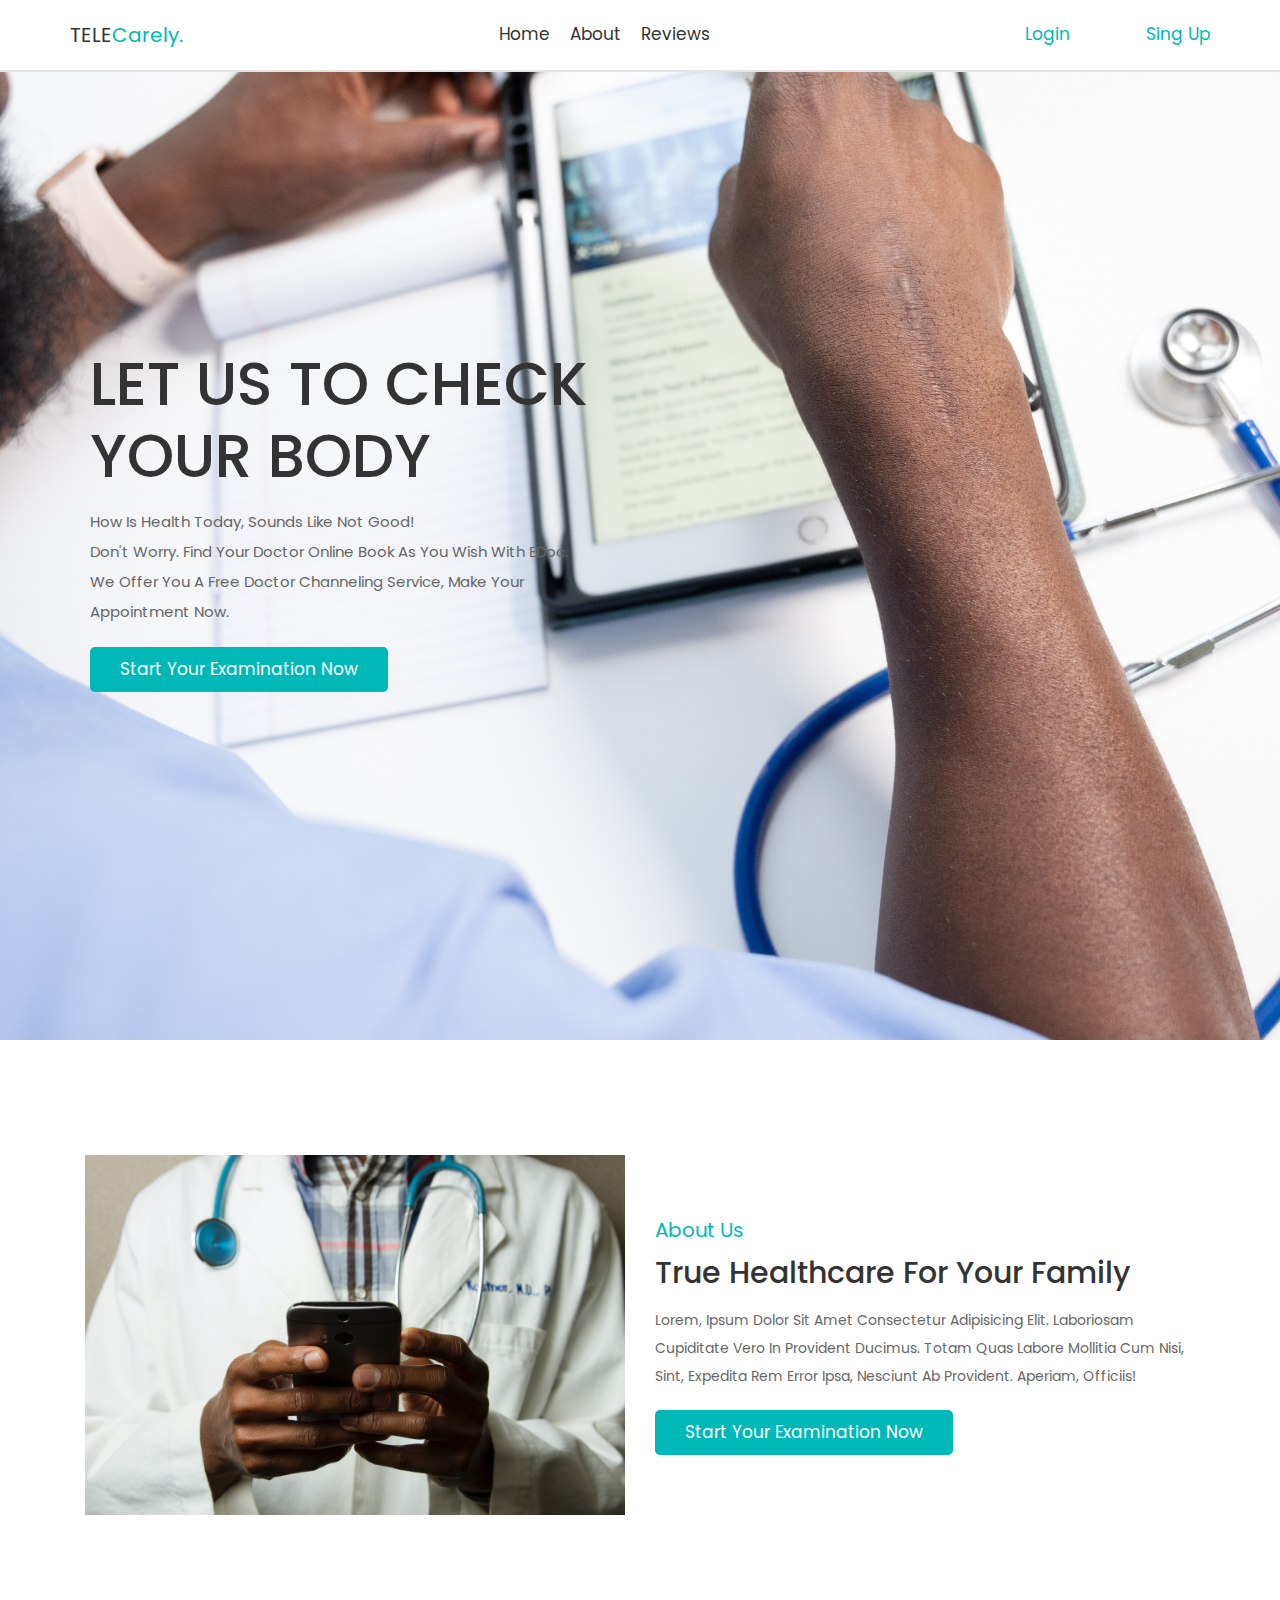
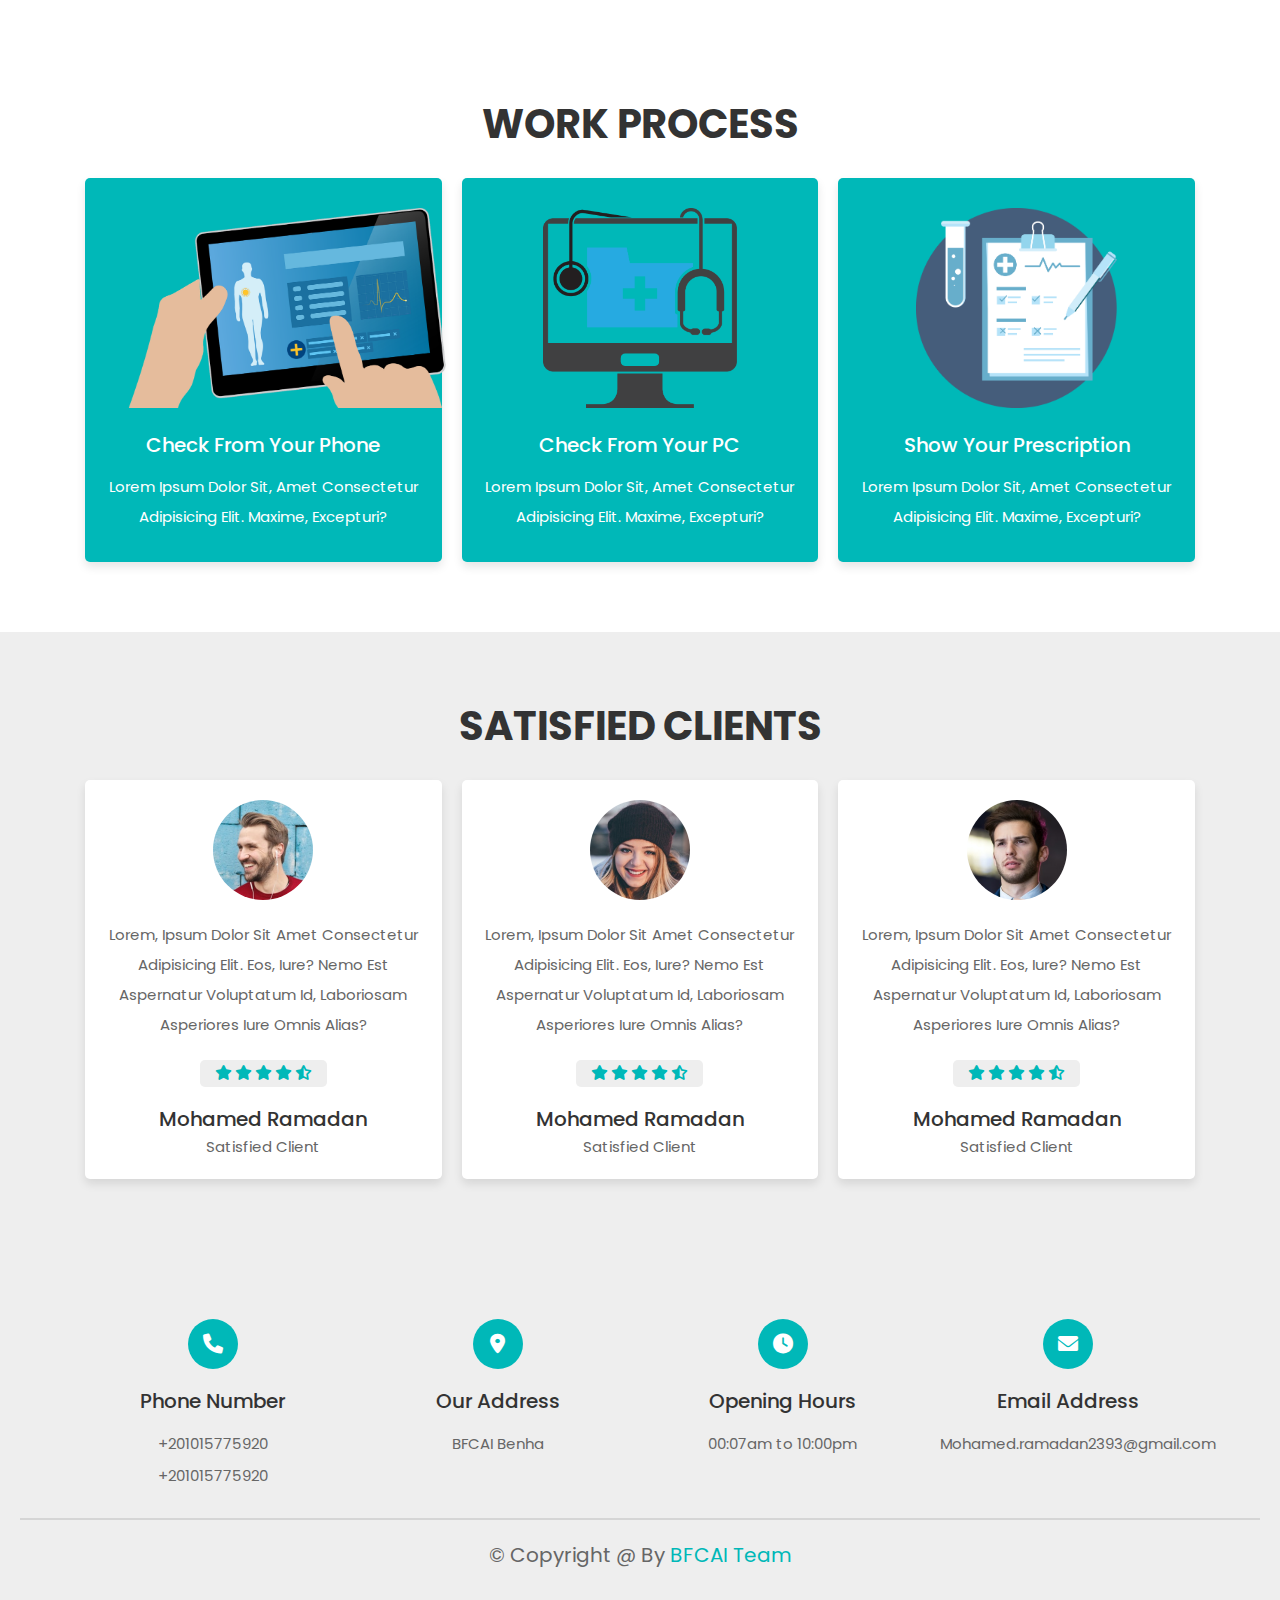
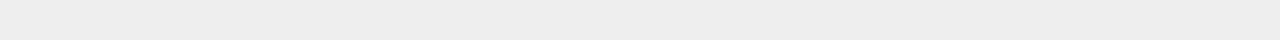
<file: index.html>
<!DOCTYPE html>
<html lang="en">
<head>
    <meta charset="UTF-8">
    <meta http-equiv="X-UA-Compatible" content="IE=edge">
    <meta name="viewport" content="width=device-width, initial-scale=1.0">
    <title>Telecarely</title>

    <!-- font awesome cdn link  -->
    <link rel="stylesheet" href="https://cdnjs.cloudflare.com/ajax/libs/font-awesome/6.0.0/css/all.min.css">

    <!-- bootstrap cdn link  -->
    <link rel="stylesheet" href="https://cdnjs.cloudflare.com/ajax/libs/bootstrap/4.6.1/css/bootstrap.min.css">

    <!-- custom css file link  -->
    <link rel="stylesheet" href="css/style.css">

</head>
<!-- start header Section -->

</head>
<body>
   <!-- ************************************ -->
         <!-- header section starts  -->
   <!-- ************************************ -->


    <header class="header fixed-top">

        <div class="container">

            <div class="row align-items-center justify-content-between">
                <!-- <img src="images/telecarely.png" alt=""> -->

                <a href="#home" class="logo">TELE<span>Carely.</span></a>

                <nav class="nav">
                <a href="#home">home</a>
                <a href="#about">about</a>
                <a href="#reviews">reviews</a>
                <!-- <a href="#contact">contact</a> -->
                </nav>

                <a style=" margin-right: -230px;font-size: 1.7rem; color: var(--blue);" href="login.html">Login</a>
                <a style=" font-size: 1.7rem; color: var(--blue);" href="signup.html">Sing Up</a>



                <div id="menu-btn" class="fas fa-bars"></div>

            </div>

        </div>

    </header>
   <!-- ************************************ -->
            <!-- end header section -->
   <!-- ************************************ -->


   <!-- ************************************ -->
            <!-- start home section -->
   <!-- ************************************ -->

    <section class="home" id="home">

        <div class="container">

            <div class="row min-vh-100 align-items-center">
                <div class="content text-center text-md-left">
                <h3>let us to Check your body</h3>
                <p>How is health today, Sounds like not good!<br />Don't worry.
                    Find your doctor online Book as you wish with eDoc. <br />
                    We offer you a free doctor channeling service, Make your
                    appointment now.</p>
                <a href="signup.html" class="link-btn">Start your examination now</a>
                </div>
            </div>

        </div>

    </section>

    <!-- ************************************ -->
                <!-- end home section -->
    <!-- ************************************ -->




    <!-- ************************************ -->
                <!-- start about section -->
    <!-- ************************************ -->

    <section class="about" id="about">

        <div class="container">

            <div class="row align-items-center">

                <div class="col-md-6 image">
                <img src="images/about-img.jpg" class="w-100 mb-5 mb-md-0" alt="">
                </div>

                <div class="col-md-6 content">
                <span>about us</span>
                <h3>True Healthcare For Your Family</h3>
                <p>Lorem, ipsum dolor sit amet consectetur adipisicing elit. Laboriosam cupiditate vero in provident ducimus. Totam quas labore mollitia cum nisi, sint, expedita rem error ipsa, nesciunt ab provident. Aperiam, officiis!</p>
                <a href="signup.html" class="link-btn">Start your examination now</a>
                </div>

            </div>

        </div>

    </section>

    <!-- ************************************ -->
            <!-- end about section -->
    <!-- ************************************ -->


    <!-- ************************************ -->
            <!-- start process section -->
    <!-- ************************************ -->

<section class="process">

    <h1 class="heading">work process</h1>

    <div class="box-container container">

        <div class="box">
            <img src="images/process-1.png" alt="">
            <h3>Check From your Phone</h3>
            <p>Lorem ipsum dolor sit, amet consectetur adipisicing elit. Maxime, excepturi?</p>
        </div>

        <div class="box">
            <img src="images/process-2.png" alt="">
            <h3>Check From your PC</h3>
            <p>Lorem ipsum dolor sit, amet consectetur adipisicing elit. Maxime, excepturi?</p>
        </div>

        <div class="box">
            <img src="images/process-3.png" alt="">
            <h3>Show your prescription</h3>
            <p>Lorem ipsum dolor sit, amet consectetur adipisicing elit. Maxime, excepturi?</p>
        </div>

    </div>

</section>

    <!-- ************************************ -->
            <!-- end process section -->
    <!-- ************************************ -->


    <!-- ************************************ -->
            <!-- start reviews section -->
    <!-- ************************************ -->


<section class="reviews" id="reviews">

    <h1 class="heading"> satisfied clients </h1>

    <div class="box-container container">

        <div class="box">
            <img src="images/pic-1.png" alt="">
            <p>Lorem, ipsum dolor sit amet consectetur adipisicing elit. Eos, iure? Nemo est aspernatur voluptatum id, laboriosam asperiores iure omnis alias?</p>
            <div class="stars">
                <i class="fas fa-star"></i>
                <i class="fas fa-star"></i>
                <i class="fas fa-star"></i>
                <i class="fas fa-star"></i>
                <i class="fas fa-star-half-alt"></i>
            </div>
            <h3>Mohamed Ramadan</h3>
            <span>satisfied client</span>
        </div>

        <div class="box">
            <img src="images/pic-2.png" alt="">
            <p>Lorem, ipsum dolor sit amet consectetur adipisicing elit. Eos, iure? Nemo est aspernatur voluptatum id, laboriosam asperiores iure omnis alias?</p>
            <div class="stars">
                <i class="fas fa-star"></i>
                <i class="fas fa-star"></i>
                <i class="fas fa-star"></i>
                <i class="fas fa-star"></i>
                <i class="fas fa-star-half-alt"></i>
            </div>
            <h3>Mohamed Ramadan</h3>
            <span>satisfied client</span>
        </div>

        <div class="box">
            <img src="images/pic-3.png" alt="">
            <p>Lorem, ipsum dolor sit amet consectetur adipisicing elit. Eos, iure? Nemo est aspernatur voluptatum id, laboriosam asperiores iure omnis alias?</p>
            <div class="stars">
                <i class="fas fa-star"></i>
                <i class="fas fa-star"></i>
                <i class="fas fa-star"></i>
                <i class="fas fa-star"></i>
                <i class="fas fa-star-half-alt"></i>
            </div>
            <h3>Mohamed Ramadan</h3>
            <span>satisfied client</span>
        </div>

    </div>

</section>

    <!-- ************************************ -->
            <!-- end reviews section -->
    <!-- ************************************ -->



    <!-- ************************************ -->
            <!-- start examination section -->
    <!-- ************************************ -->

<!-- <section class="contact" id="contact">

    <h1 class="heading">make appointment</h1>

    <form>
        <span>your name :</span>
        <input type="text" name="name" placeholder="enter your name" class="box" required>
        <span>your email :</span>
        <input type="email" name="email" placeholder="enter your email" class="box" required>
        <span>your number :</span>
        <input type="number" name="number" placeholder="enter your number" class="box" required>
        <span>appointment date :</span>
        <input type="datetime-local" name="date" class="box" required>
        <input type="submit" value="make appointment" name="submit" class="link-btn">
    </form>  

</section> -->

    <!-- ************************************ -->
            <!-- end examination section -->
    <!-- ************************************ -->

    <!-- ************************************ -->
            <!-- start footer section -->
    <!-- ************************************ -->


<section class="footer">

    <div class="box-container container">

        <div class="box">
            <i class="fas fa-phone"></i>
            <h3>phone number</h3>
            <p>+201015775920</p>
            <p>+201015775920</p>
        </div>
        
        <div class="box">
            <i class="fas fa-map-marker-alt"></i>
            <h3>our address</h3>
            <p>BFCAI Benha</p>
        </div>

        <div class="box">
            <i class="fas fa-clock"></i>
            <h3>opening hours</h3>
            <p>00:07am to 10:00pm</p>
        </div>

        <div class="box">
            <i class="fas fa-envelope"></i>
            <h3>email address</h3>
            <p>Mohamed.ramadan2393@gmail.com</p>
        </div>

    </div>

    <div class="credit"> &copy; copyright @  by <span>BFCAI Team</span>  </div>


</section>

    <!-- ************************************ -->
            <!-- end footer section -->
    <!-- ************************************ -->


<!-- custom js file link  -->
<script src="js/script.js"></script>

</body>
</html>
</file>
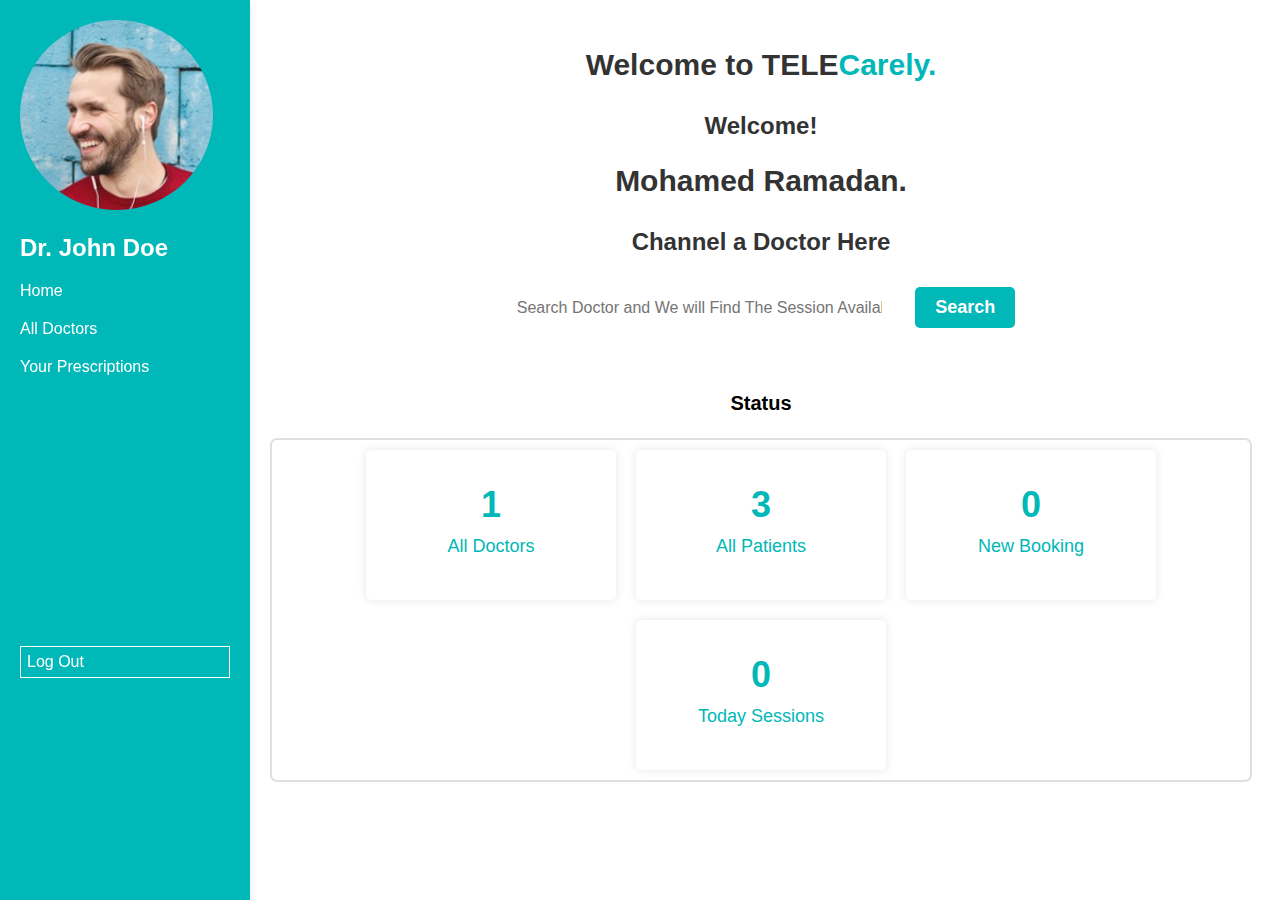
<file: doctors/Index.html>
<!DOCTYPE html>
<html>
<head>
    <title>Patient</title>
    <link rel="stylesheet" href="../css/doctor_profile.css"> <!-- Link to the CSS file -->
</head>
<body>
    <div class="menu">
        <div class="doctor-profile">
            <img src="../images/pic-1.png" alt="Doctor Image">
            <h2>Dr. John Doe</h2>
        </div>
        <ul>
            <li><a href="../index.html">Home</a></li>
            <li><a href="#">All Doctors</a></li>
            <li><a href="#">Your Prescriptions</a></li>
            <li><a href="../index.html" class="logout">Log Out</a></li>
        </ul>
    </div>
	<div class="main-section">
		<h1>Welcome to <a href="#home" class="logo">TELE<span>Carely.</span></a>
		<div class="center-container">
			<h3>Welcome!</h3>
			<h1>Mohamed Ramadan.</h1>
			<!-- <p>Haven't any idea about doctors? no problem let's jumping to 
				<b>"All Doctors"</b>
			section or 
			<a href="schedule.php" class="non-style-link">
				<b>"Sessions"</b>
			</a>
				<br>Track your past and future appointments history.
				<br>Also find out the expected arrival time of your doctor or medical consultant.
				<br><br>
			</p> -->
			<h3>Channel a Doctor Here</h3>
			<form class="search-form">
				<input type="search" name="search" class="input-text" placeholder="Search Doctor and We will Find The Session Available">
				<input type="Submit" value="Search" class="btn-primary btn">
			</form>
			</div>
		</div>

	  <!-- ********************************* -->
		<!-- start the dashbord of the patient -->
		<!-- ********************************* -->
		<div class="dashboard">
			<div class="dashboard-filter">
			<p class="dashboard-filter-label">Status</p>
			</div>
			<div class="dashboard-items">
			<div class="dashboard-item">
				<div class="dashboard-item-number">1</div>
				<div class="dashboard-item-label">All Doctors</div>
				<div class="dashboard-item-icon"></div>
			</div>
			<div class="dashboard-item">
				<div class="dashboard-item-number">3</div>
				<div class="dashboard-item-label">All Patients</div>
				<div class="dashboard-item-icon"></div>
			</div>
			<div class="dashboard-item">
				<div class="dashboard-item-number">0</div>
				<div class="dashboard-item-label">New Booking</div>
				<div class="dashboard-item-icon"></div>
			</div>
			<div class="dashboard-item">
				<div class="dashboard-item-number">0</div>
				<div class="dashboard-item-label">Today Sessions</div>
				<div class="dashboard-item-icon"></div>
			</div>
			</div>
		</div>
		

		
</body>
</html>
</file>
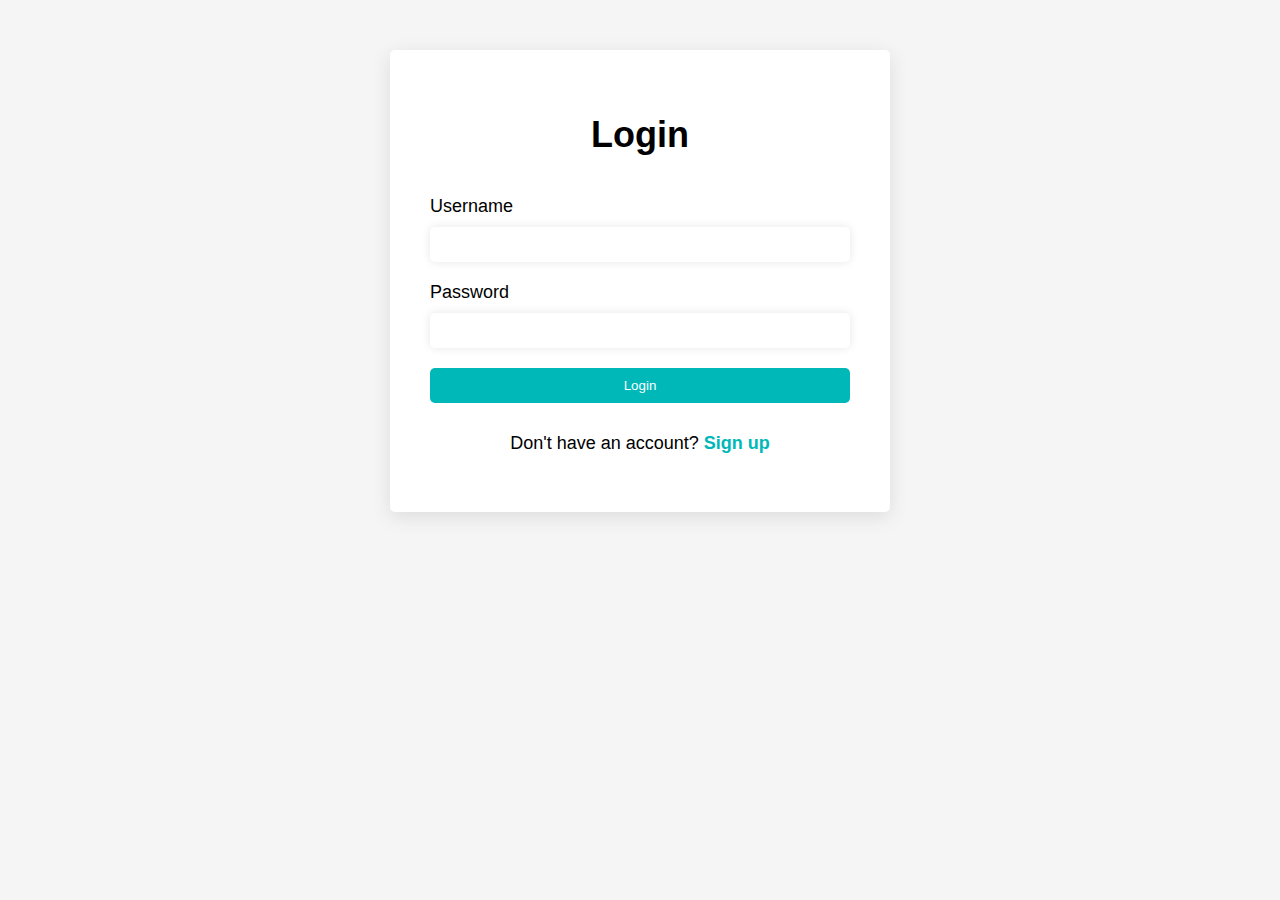
<file: login.html>
<!DOCTYPE html>
<html>
  <head>
    <title>Login Page</title>
    <link rel="stylesheet" href="css/login.css" />
  </head>
  <body>
    <div class="login-container">
      <h1>Login</h1>
      <form>
        <label for="username">Username</label>
        <input type="text" id="username" name="username" required />

        <label for="password">Password</label>
        <input type="password" id="password" name="password" required />

        <button type="submit">Login</button>
      </form>
      <p>Don't have an account? <a href="signup.html">Sign up</a></p>
    </div>

  </body>
</html>
</file>
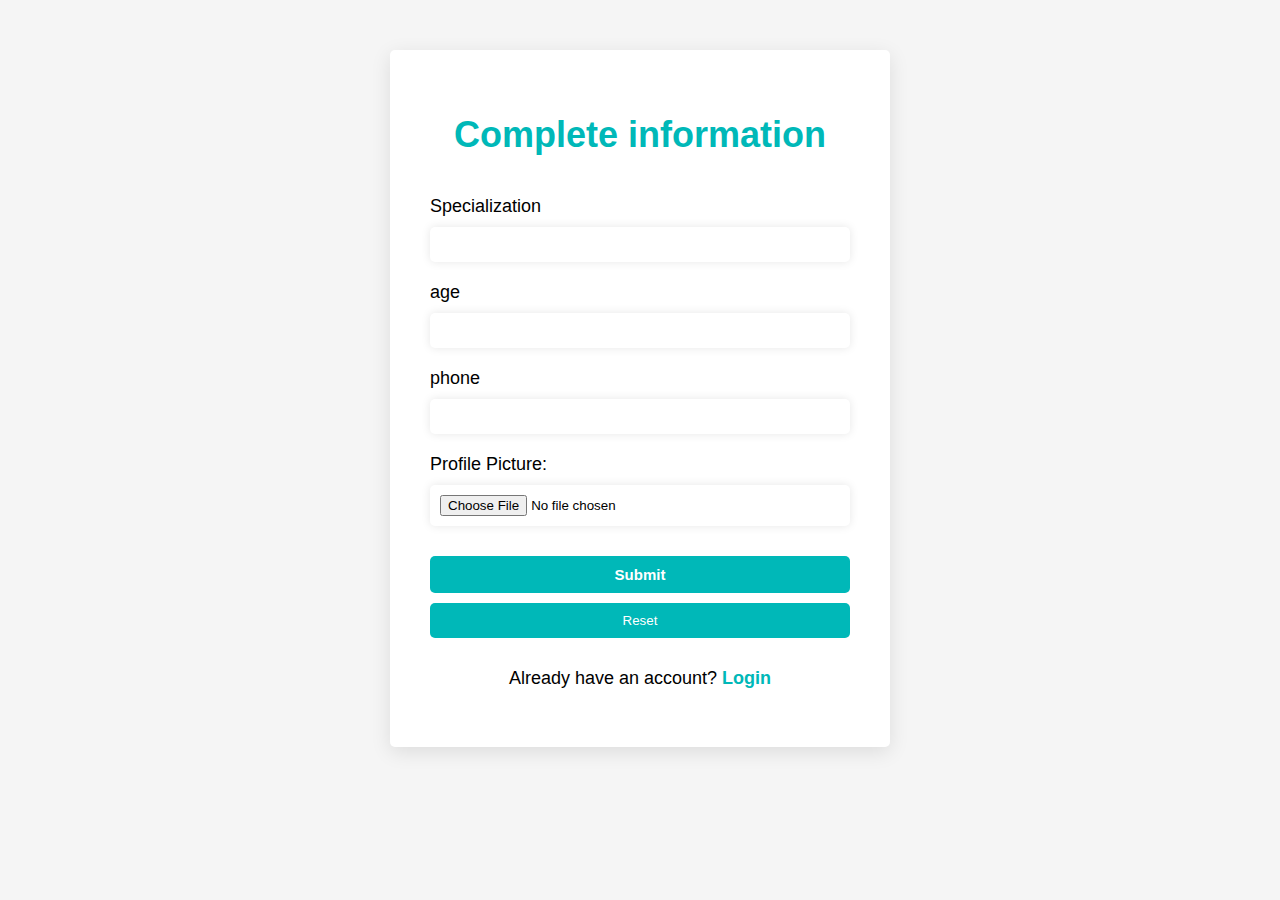
<file: doctors/doc_signup.html>
<!DOCTYPE html>
<html>
<head>
<title>Info</title>
<link rel="stylesheet" href="../css/signup.css" />
</head>
<body>
	<div class="signup-container">
		<h1>Complete information</h1>
		<form>
			<label for="text">Specialization</label>
			<input type="text" id="username" name="username" required />

			<label for="age">age</label>
			<input type="number" id="email" name="email" required />

			<label for="phone">	phone</label>
			<input type="tel" id="password" name="password" required />

			<label for="profile_pic">Profile Picture:</label>
			<input type="file" id="profile_pic" name="profile_pic" accept="image/*">

			<a href="" class="next_btn">Submit</a>
			<button type="reset">Reset</button>

		</form>
		<p>Already have an account? <a href="#">Login</a></p>
	</div>

</body>
</html>
</file>
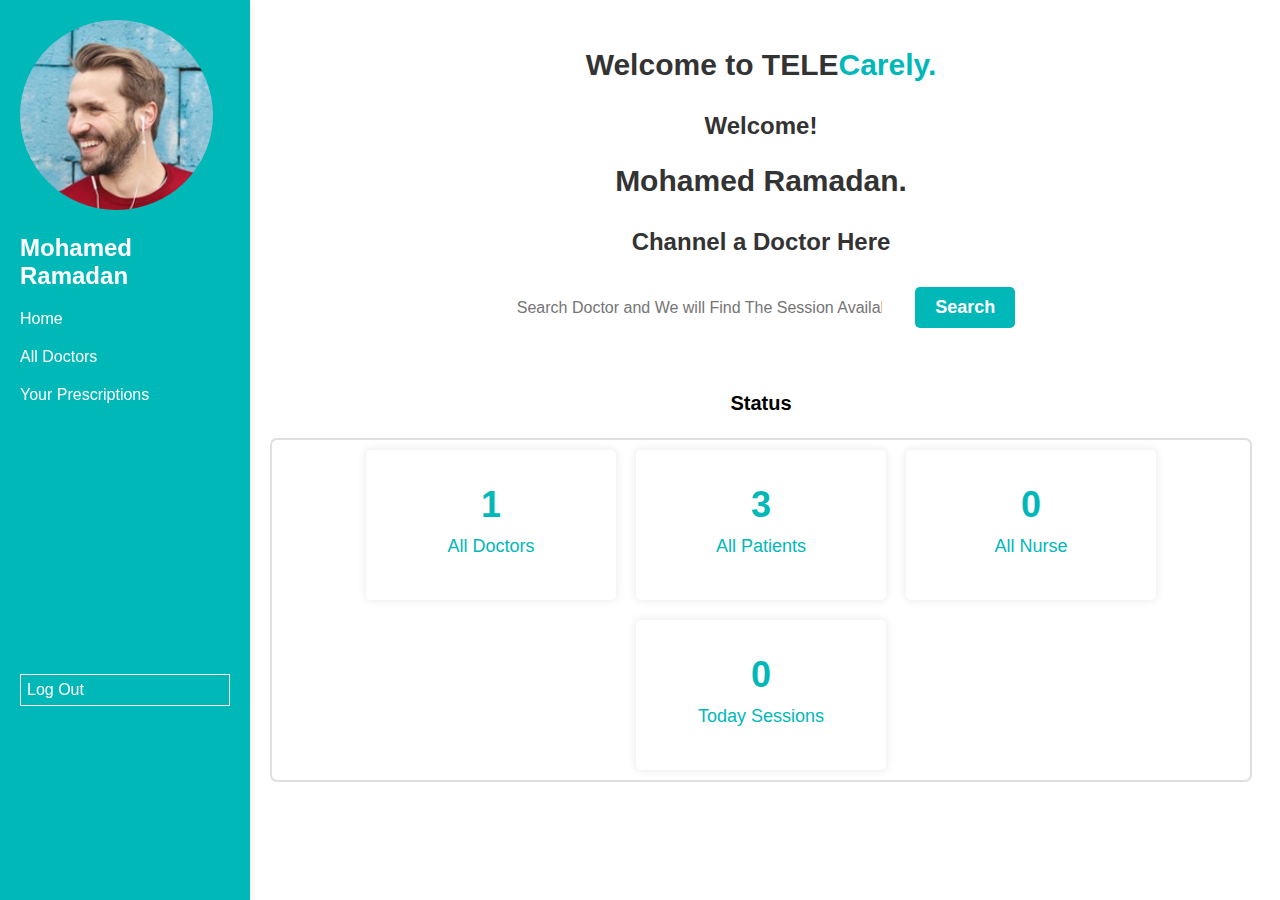
<file: patient/patient_Index.html>
<!DOCTYPE html>
<html>
<head>
    <title>Patient</title>
    <link rel="stylesheet" href="../css/doctor_profile.css"> <!-- Link to the CSS file -->
</head>
<body>
    <div class="menu">
        <div class="doctor-profile">
            <img src="../images/pic-1.png" alt="Doctor Image">
            <h2>Mohamed Ramadan</h2>
        </div>
        <ul>
            <li><a href="#">Home</a></li>
            <li><a href="../all_doctors.html">All Doctors</a></li>
            <li><a href="#">Your Prescriptions</a></li>
            <li><a href="../index.html" class="logout">Log Out</a></li>
        </ul>
    </div>
	<div class="main-section">
		<h1>Welcome to <a href="../index.html" class="logo">TELE<span>Carely.</span></a>
		<div class="center-container">
			<h3>Welcome!</h3>
			<h1>Mohamed Ramadan.</h1>
			<!-- <p>Haven't any idea about doctors? no problem let's jumping to 
				<b>"All Doctors"</b>
			section or 
			<a href="schedule.php" class="non-style-link">
				<b>"Sessions"</b>
			</a>
				<br>Track your past and future appointments history.
				<br>Also find out the expected arrival time of your doctor or medical consultant.
				<br><br>
			</p> -->
			<h3>Channel a Doctor Here</h3>
			<form class="search-form">
				<input type="search" name="search" class="input-text" placeholder="Search Doctor and We will Find The Session Available">
				<input type="Submit" value="Search" class="btn-primary btn">
			</form>
			</div>
		</div>

	    <!-- ********************************* -->
		<!-- start the dashbord of the patient -->
		<!-- ********************************* -->
		<div class="dashboard">
			<div class="dashboard-filter">
			<p class="dashboard-filter-label">Status</p>
			</div>
			<div class="dashboard-items">
			<div class="dashboard-item">
				<div class="dashboard-item-number">1</div>
				<div class="dashboard-item-label">All Doctors</div>
				<div class="dashboard-item-icon"></div>
			</div>
			<div class="dashboard-item">
				<div class="dashboard-item-number">3</div>
				<div class="dashboard-item-label">All Patients</div>
				<div class="dashboard-item-icon"></div>
			</div>
			<div class="dashboard-item">
				<div class="dashboard-item-number">0</div>
				<div class="dashboard-item-label">All Nurse</div>
				<div class="dashboard-item-icon"></div>
			</div>
			<div class="dashboard-item">
				<div class="dashboard-item-number">0</div>
				<div class="dashboard-item-label">Today Sessions</div>
				<div class="dashboard-item-icon"></div>
			</div>
			</div>
		</div>
	    <!-- ********************************* -->
		<!-- end the dashbord of the patient -->
		<!-- ********************************* -->

		
</body>
</html>
</file>
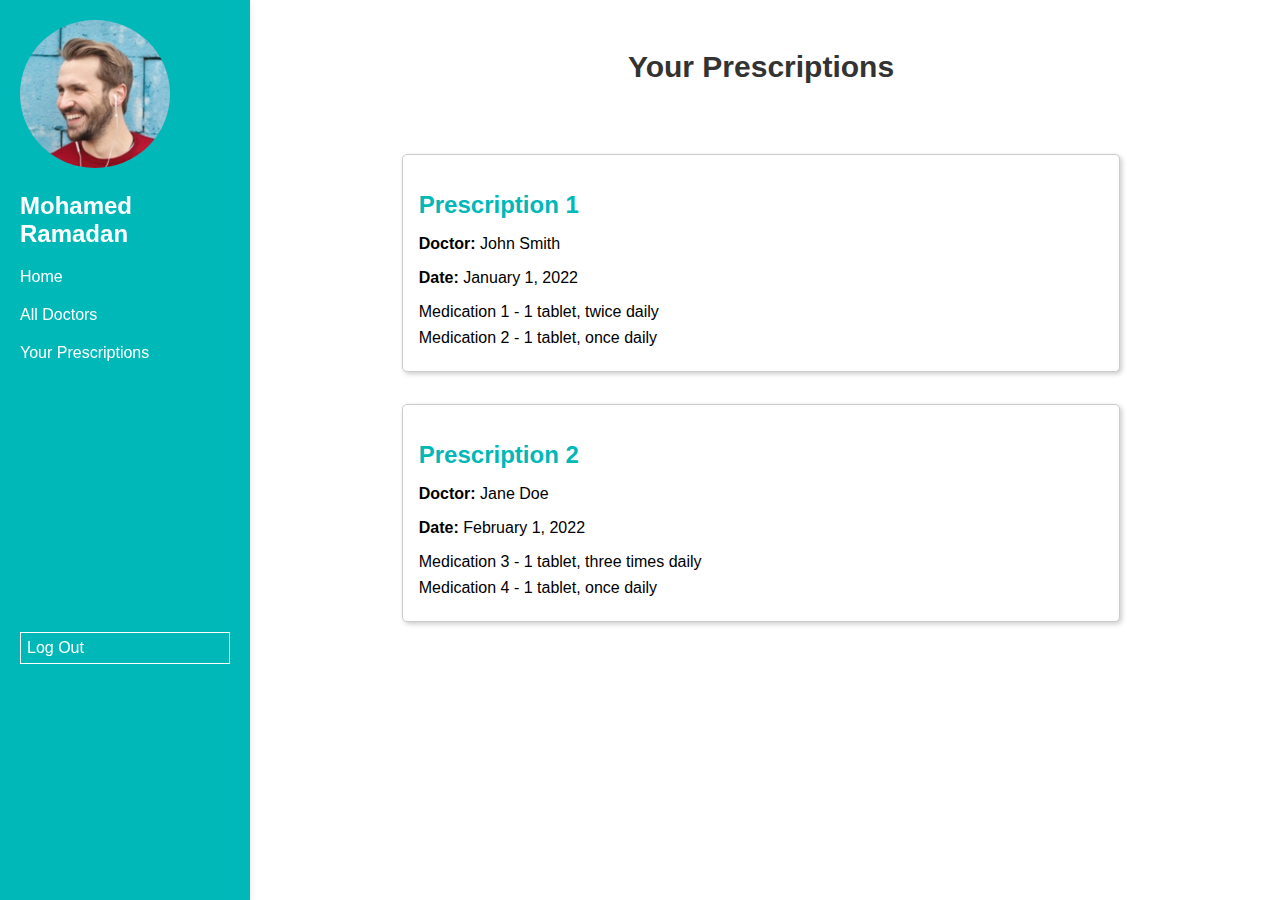
<file: prescription/pre_index.html>
<!DOCTYPE html>
<html>
<head>
<title>My Prescriptions</title>
<link rel="stylesheet" href="../css/prescription.css" />
<link rel="stylesheet" type="text/css" href="../css/patient_profile.css">


</head>
<body>
    <h1 style="text-align:center; margin-bottom: 70px;margin-top: 50px;">Your Prescriptions</h1>
    <div class="menu">
        <div class="doctor-profile">
            <img src="../images/pic-1.png" alt="Doctor Image">
            <h2 class="name">Mohamed Ramadan</h2>
        </div>
        <ul>
            <li><a href="../patient/patient_Index.php">Home</a></li>
            <li><a href="../patient/all_doctors.php">All Doctors</a></li>
            <li><a href="#">Your Prescriptions</a></li>
            <li><a href="../index.html" class="logout">Log Out</a></li>
        </ul>
    </div>
<main>
    <section>
    <h2>Prescription 1</h2>
    <p><strong>Doctor:</strong> John Smith</p>
    <p><strong>Date:</strong> January 1, 2022</p>
    <ul>
        <li>Medication 1 - 1 tablet, twice daily</li>
        <li>Medication 2 - 1 tablet, once daily</li>
    </ul>
    </section>
    <section>
    <h2>Prescription 2</h2>
    <p><strong>Doctor:</strong> Jane Doe</p>
    <p><strong>Date:</strong> February 1, 2022</p>
    <ul>
        <li>Medication 3 - 1 tablet, three times daily</li>
        <li>Medication 4 - 1 tablet, once daily</li>
    </ul>
    </section>
</main>
</body>
</html>
</file>
<file: css/style.css>
@import url('https://fonts.googleapis.com/css2?family=Poppins:wght@100;200;300;400;500;600&display=swap');

:root{
   --blue:#00b8b8;
   --black:#333;
   --white:#fff;
   --light-color:#666;
   --light-bg:#eee;
   --border:.2rem solid rgba(0,0,0,.1);
   --box-shadow:0 .5rem 1rem rgba(0,0,0,.1);
}

*{
   font-family: 'Poppins', sans-serif;
   margin:0; padding:0;
   box-sizing: border-box;
   outline: none; border:none;
   text-decoration: none !important;
   text-transform: capitalize;
}

*::-webkit-scrollbar{
   height: .5rem;
   width: 1rem;
}

*::-webkit-scrollbar-track{
   background-color: transparent;
}

*::-webkit-scrollbar-thumb{
   background-color: var(--blue);
}

html{
   font-size: 62.5%;
   overflow-x: hidden;
   scroll-behavior: smooth;
   scroll-padding-top: 6.5rem;
}

section{
   padding:7rem 2rem;
}

.heading{
   text-align: center;
   font-size: 4rem;
   color:var(--black);
   text-transform: uppercase;
   font-weight: bolder;
   margin-bottom: 3rem;
}

.link-btn{
   display: inline-block;
   padding:1rem 3rem;
   border-radius: .5rem;
   background-color: var(--blue);
   cursor: pointer;
   font-size: 1.7rem;
   color:var(--white);
}

.link-btn:hover{
   background-color: var(--black);
   color:var(--white);
}

.header{
   padding:2rem;
   border-bottom: var(--border);
   background-color: white;
}

.header.active{
   background-color: var(--white);
   box-shadow: var(--box-shadow);
   border:0;
}

.header .logo{
   font-size: 2rem;
   color:var(--black);
}

.header .logo span{
   color:var(--blue);
}

.header .nav a{
   margin:0 1rem;
   font-size: 1.7rem;
   color:var(--black);
}

.header .nav a:hover{
   color:var(--blue);
}

#menu-btn{
   font-size: 2.5rem;
   color:var(--black);
   cursor: pointer;
   display: none;
}

.home{
   background:url(../images/home-bg.jpg) no-repeat;
   background-size: cover;
   background-position: center;
}

.home .content{
   width: 55rem;
   padding:2rem;
}

.home .content h3{
   font-size: 6rem;
   text-transform: uppercase;
   color:var(--black);
}

.home .content p{
   line-height: 2;
   font-size: 1.5rem;
   color:var(--light-color);
   padding:1rem 0;
}

.about .row{
   min-height: 50vh;
}

.about .content span{
   font-size: 2rem;
   color:var(--blue);
}

.about .content h3{
   font-size: 3rem;
   color:var(--black);
   margin-top: 1rem;
}

.about .content p{
   padding:1rem 0;
   font-size: 1.4rem;
   color:var(--light-color);
   line-height: 2;
}

.process .box-container{
   display: grid;
   grid-template-columns: repeat(auto-fit, minmax(30rem, 1fr));
   gap:2rem;
}

.process .box-container .box{
   background-color: var(--blue);
   padding:2rem;
   border-radius: .5rem;
   text-align: center;
   box-shadow: var(--box-shadow);
}

.process .box-container .box img{
   height: 20rem;
   margin:1rem 0;
}

.process .box-container .box h3{
   font-size: 2rem;
   color:var(--white);
   margin:1.5rem 0;
}

.process .box-container .box p{
   font-size: 1.5rem;
   color:var(--white);
   line-height: 2;
}

.reviews{
   background-color: var(--light-bg);
}

.reviews .box-container{
   display: grid;
   grid-template-columns: repeat(auto-fit, minmax(30rem, 1fr));
   gap:2rem;
}

.reviews .box-container .box{
   background-color: var(--white);
   text-align: center;
   border-radius: .5rem;
   box-shadow: var(--box-shadow);
   padding:2rem;
}

.reviews .box-container .box img{
   height: 10rem;
   width: 10rem;
   border-radius: 50%;
}

.reviews .box-container .box p{
   padding:2rem 0;
   line-height: 2;
   font-size: 1.5rem;
   color:var(--light-color);
   margin-bottom: 0;
}

.reviews .box-container .box .stars{
   padding:.5rem 1.5rem;
   border-radius: .5rem;
   background-color: var(--light-bg);
   margin-bottom: 2rem;
   display: inline-block;
}

.reviews .box-container .box .stars i{
   font-size: 1.5rem;
   color:var(--blue);
}

.reviews .box-container .box h3{
   font-size: 2rem;
   color:var(--black);
}

.reviews .box-container .box span{
   color:var(--light-color);
   font-size: 1.5rem;
}

.contact form{
   border-radius: .5rem;
   background-color: var(--light-bg);
   padding:2rem;
   margin:0 auto;
   max-width: 50rem;
}

.contact form .message{
   margin-bottom: 2rem;
   border-radius: .5rem;
   background-color: var(--blue);
   padding:1.2rem 1rem;
   font-size: 1.7rem;
   color:var(--white);
   text-align: center;
}

.contact form .box{
   width: 100%;
   margin-top: 1rem;
   margin-bottom: 2rem;
   border-radius: .5rem;
   background-color: var(--white);
   padding:1.2rem 1.4rem;
   font-size: 1.7rem;
   color:var(--black);
   text-transform: none;
}

.contact form span{
   font-size: 1.7rem;
   color:var(--black);
}

.footer{
   background-color: var(--light-bg);
}

.footer .box-container{
   display: grid;
   grid-template-columns: repeat(auto-fit, minmax(25rem, 1fr));
   gap:3rem;
}

.footer .box-container .box{
   text-align: center;
}

.footer .box-container .box i{
   height: 5rem;
   width: 5rem;
   border-radius: 50%;
   line-height: 5rem;
   font-size: 2rem;
   background-color: var(--blue);
   color:var(--white);
}

.footer .box-container .box h3{
   font-size: 2rem;
   margin:2rem 0;
   color:var(--black);
}

.footer .box-container .box p{
   font-size: 1.5rem;
   color:var(--light-color);
   text-transform: none;
}

.footer .credit{
   text-align: center;
   border-top: var(--border);
   padding-top: 2rem;
   margin-top: 2rem;
   font-size: 2rem;
   color:var(--light-color);
}

.footer .credit span{
   color:var(--blue);
}







/* media queries  */

@media (max-width:991px){

   html{
      font-size: 55%;
   }

   .header .link-btn{
      display: none;
   }

   section{
      padding:5rem 2rem;
   }

}

@media (max-width:768px){

   section{
      padding:3rem 1rem;
   }

   #menu-btn{
      display: inline-block;
      transition: .2s linear;
   }

   #menu-btn.fa-times{
      transform: rotate(180deg);
   }

   .header .nav{
      position: absolute;
      top:99%; left:0; right:0;
      background-color: var(--white);
      border-top: var(--border);
      border-bottom: var(--border);
      padding:1rem 0;
      text-align: center;
      flex-flow: column;
      clip-path: polygon(0 0, 100% 0, 100% 0, 0 0);
      transition: .2s linear;
   }

   .header .nav.active{
      clip-path: polygon(0 0, 100% 0, 100% 100%, 0 100%);
   }

   .header .nav a{
      margin:1rem 0;
      font-size: 2rem;
   }


   .home{
      background-position: left;
   }

   .home .content{
      width: auto;
   }

}

@media (max-width:450px){

   html{
      font-size: 50%;
   }

   .home .content h3{
      font-size: 4rem;
   }

   .heading{
      font-size: 3rem;
   }

}
</file>
<file: css/doctor_profile.css>
:root{
  --blue:#00b8b8;
  --black:#333;
  --white:#fff;
  --light-color:#666;
  --light-bg:#eee;
  --border:.2rem solid rgba(0,0,0,.1);
  --box-shadow:0 .5rem 1rem rgba(0,0,0,.1);
}
/* CSS for the menu div */
.menu {
  width: 250px;
  height: 100vh;
  background-color: var(--blue);
  color: #fff;
  padding: 20px;
  box-sizing: border-box;
  position: fixed;
  top: 0;
  left: 0;
  font-family: Arial, sans-serif;
}

/* CSS for the main section */
.main-section {
  margin-left: 250px;
  padding: 20px;
  box-sizing: border-box;
}
img{
  border-radius: 50%;
}

.menu ul {
  list-style-type: none;
  padding: 0;
}

.menu li {
  margin-bottom: 10px;
}

.menu a {
  text-decoration: none;
  color: #fff;
  font-size: 16px;
  transition: color 0.2s ease;
  display: flex;
  margin-top: 20px;
}

.menu a:hover {
  color: var(--light-color);
}

/* Add some hover effect for the menu items */
.menu li:hover {
  transform: scale(1.05);
}

/* Add a background color change for the active menu item */
.menu .active {
  background-color: var(--light-color);
  color: #1e1e1e;
}

/* Add a transition effect for the main section */
.main-section {
  transition: margin-left 0.3s ease;
}

/* Add a box shadow to the menu div for a more professional look */
.menu {
  box-shadow: 0px 4px 8px rgba(0, 0, 0, 0.1);
}
.logout{
  border: 1px solid white;
  padding: 6px ;
  margin-top: 270px !important;
  display: flex;
}
/* ****************************** */
/* the stylr of the search form  */
/* ****************************** */
.main-section {
  max-width: 800px;
  margin: 0 auto;
  padding: 20px;
  text-align: center;
}
.main-section a{
  text-decoration: none;
  color: var(--black);
}
.main-section span{
  color: var(--blue);
}

h1 {
  font-size: 30px;
  font-weight: bold;
}

h3 {
  font-size: 24px;
  font-weight: bold;
  margin-top: 30px;
}

h1, h3 {
  color: #333;
}

p {
  font-size: 16px;
  line-height: 1.5;
  margin-top: 20px;
}

form {
  margin-top: 30px;
}

input[type="search"] {
  width: 100%;
  max-width: 400px;
  padding: 10px;
  font-size: 16px;
  border: none;
  border-radius: 5px;
}

input[type="submit"] {
  padding: 10px 20px;
  font-size: 18px;
  font-weight: bold;
  color: #fff;
  background-color: var(--blue);
  border: none;
  border-radius: 5px;
  cursor: pointer;
  transition: background-color 0.3s ease;
}

input[type="submit"]:hover {
  background-color: var(--light-color);
}

.non-style-link {
  color: #007bff;
  text-decoration: none;
  transition: color 0.3s ease;
}

.non-style-link:hover {
  color: #0056b3;
}

* { 
    box-sizing: border-box;
} 


body { 
    margin-left: 250px; 
    padding: 0; 
    border-spacing: 0; 
    font-family: 'Inter', sans-serif;
} 

:root { 
    --primarycolor: var(--blue); 
} 

*,:after,:before { 
    box-sizing: border-box;
} 

:-webkit-scrollbar { 
    width: 5px;
} 

:-webkit-scrollbar-thumb { 
    background: rgb(136, 136, 136); 
    border-radius: 12px;
} 

:-webkit-scrollbar-thumb:hover { 
    background: rgb(85, 85, 85);
} 

:-webkit-scrollbar-track { 
    background: rgb(241, 241, 241);
} 

.filter-container { 
    width:  92.5%; 
    border:  1px solid rgb(235, 235, 235); 
    border-radius:  8px; 
    margin-bottom:  20px; 
    border-spacing:  0; 
    padding:  0;
    animation: transitionIn-Y-bottom  0.5s;
} 

.dashboard-items { 
    border: 2px solid rgba(201, 203, 206, 0.624); 
    border-radius: 7px; 
    color: var(--primarycolor);
} 

.btn-icon-back { 
    background-image: url('http://localhost/TestProjects/edoc-main/edoc-main/img/icons/back-ice#89a147.svg'); 
    background-position: 18px 50%; 
    background-repeat: no-repeat; 
    transition: 0.5s; 
    padding: 8px 20px 8px 40px; 
    background-repeat-x: no-repeat; 
    background-repeat-y: no-repeat;
} 

.dashboard-icons { 
    background-color: rgba(184, 184, 184, 0.247); 
    padding-top: 30px; 
    padding-bottom: 30px; 
    border-radius: 7px; 
    margin-left: 40px; 
    margin-right: 0px;
} 


.h1-dashboard { 
    margin: 0; 
    padding: 0; 
    font-size: 25px; 
    font-weight: 600; 
    line-height: 0; 
    padding-top: 20px;
} 

.h3-dashboard { 
    margin: 0; 
    padding: 0; 
    font-size: 20px; 
    font-weight: 500; 
    color: rgba(33, 37, 41, 0.89);
} 


@keyframes transitionIn-Y-bottom { 
  0% {  
      opacity: 0; 
      transform: translateY(30px); 
      opacity: 0; 
      transform: translateY(30px); 
  }  
  100% {  
      opacity: 1; 
      transform: translateY(0); 
      opacity: 1; 
      transform: translateY(0px); 
  }  

} 


.dashboard {
  display: flex;
  flex-direction: column;
  align-items: center;
  margin: 20px;
}

.dashboard-filter {
  margin-bottom: 20px;
}

.dashboard-filter-label {
  font-size: 20px;
  font-weight: bold;
  margin: 0;
}

.dashboard-items {
  display: flex;
  flex-wrap: wrap;
  justify-content: center;
}

.dashboard-item {
  background-color: #fff;
  border-radius: 5px;
  box-shadow: 0 0 10px rgba(0, 0, 0, 0.1);
  display: flex;
  flex-direction: column;
  justify-content: center;
  align-items: center;
  margin: 10px;
  padding: 20px;
  width: 250px;
  height: 150px;
  transition: all 0.3s ease;
}

.dashboard-item:hover {
  box-shadow: 0 0 15px rgba(0, 0, 0, 0.2);
  transform: translateY(-5px);
}

.dashboard-item-number {
  font-size: 36px;
  font-weight: bold;
  margin-bottom: 10px;
}

.dashboard-item-label {
  font-size: 18px;
  margin-bottom: 10px;
}
</file>
<file: css/login.css>
:root{
  --blue:#00b8b8;
  --black:#333;
  --white:#fff;
  --light-color:#666;
  --light-bg:#eee;
  --border:.2rem solid rgba(0,0,0,.1);
  --box-shadow:0 .5rem 1rem rgba(0,0,0,.1);
}
* {
  box-sizing: border-box;
}

body {
  margin: 0;
  padding: 0;
  font-family: Arial, sans-serif;
  background-color: #f5f5f5;
}

.login-container {
  margin: 50px auto;
  max-width: 500px;
  padding: 40px;
  background-color: #fff;
  border-radius: 5px;
  box-shadow: 0 5px 20px rgba(0, 0, 0, 0.1);
}

h1 {
  text-align: center;
  font-size: 36px;
  margin-bottom: 40px;
}

form {
  display: flex;
  flex-direction: column;
}

label {
  font-size: 18px;
  margin-bottom: 10px;
}

input {
  padding: 10px;
  margin-bottom: 20px;
  border: none;
  border-radius: 5px;
  box-shadow: 0 0 10px rgba(0, 0, 0, 0.1);
}

button[type="submit"] {
  background-color: var(--blue);
  color: #fff;
  padding: 10px;
  border: none;
  border-radius: 5px;
  cursor: pointer;
  transition: background-color 0.3s;
}

button[type="submit"]:hover {
  background-color: var(--light-color);
}

p {
  margin-top: 30px;
  font-size: 18px;
  text-align: center;
}

a {
  color: var(--blue);
  text-decoration: none;
  font-weight: bold;
  transition: color 0.3s;
}

a:hover {
  color: var(--light-color);
}
*::-webkit-scrollbar{
  height: .5rem;
  width: 0.5rem;
}

*::-webkit-scrollbar-track{
  background-color: transparent;
}

*::-webkit-scrollbar-thumb{
  background-color: var(--blue);
}
</file>
<file: css/signup.css>
:root{
    --blue:#00b8b8;
    --black:#333;
    --white:#fff;
    --light-color:#666;
    --light-bg:#eee;
    --border:.2rem solid rgba(0,0,0,.1);
    --box-shadow:0 .5rem 1rem rgba(0,0,0,.1);
 }
 * {
    box-sizing: border-box;
  }
  
  body {
    margin: 0;
    padding: 0;
    font-family: Arial, sans-serif;
    background-color: #f5f5f5;
  }
  
  .signup-container {
    margin: 50px auto;
    max-width: 500px;
    padding: 40px;
    background-color: #fff;
    border-radius: 5px;
    box-shadow: 0 5px 20px rgba(0, 0, 0, 0.1);
  }
  
  h1 {
    text-align: center;
    font-size: 36px;
    margin-bottom: 40px;
    color: var(--blue);
  }
  
  form {
    display: flex;
    flex-direction: column;
  }
  
  label {
    font-size: 18px;
    margin-bottom: 10px;
  }
  
  input,
  select {
    padding: 10px;
    margin-bottom: 20px;
    border: none;
    border-radius: 5px;
    box-shadow: 0 0 10px rgba(0, 0, 0, 0.1);
  }
  
  .next_btn {
    background-color: var(--blue);
    color: #fff;
    padding: 10px;
    border: none;
    border-radius: 5px;
    cursor: pointer;
    transition: background-color 0.3s;
    margin-top: 10px;
    display: inline-block;
    text-decoration: none;
    text-align: center;
    font-size: 15px;
  }
  
  .next_btn:hover {
    background-color: var(--light-color);
    color: white;
  }
  button[type="reset"] {
    background-color: var(--blue);
    color: #fff;
    padding: 10px;
    border: none;
    border-radius: 5px;
    cursor: pointer;
    transition: background-color 0.3s;
    margin-top: 10px;
  }
  
  button[type="reset"]:hover {
    background-color: var(--light-color);
  }
  button[type="submit"] {
    background-color: var(--blue);
    color: #fff;
    padding: 10px;
    border: none;
    border-radius: 5px;
    cursor: pointer;
    transition: background-color 0.3s;
    margin-top: 10px;
  }
  
  button[type="submit"]:hover {
    background-color: var(--light-color);
  }
  
  p {
    margin-top: 30px;
    font-size: 18px;
    text-align: center;
  }
  
  a {
    color: var(--blue);
    text-decoration: none;
    font-weight: bold;
    transition: color 0.3s;
  }
  
  a:hover {
    color: var(--light-color);
  }
  *::-webkit-scrollbar{
    height: .5rem;
    width: 0.5rem;
 }
 
 *::-webkit-scrollbar-track{
    background-color: transparent;
 }
 
 *::-webkit-scrollbar-thumb{
    background-color: var(--blue);
 }
</file>
<file: css/prescription.css>
:root{
--blue:#00b8b8;
--black:#333;
--white:#fff;
--light-color:#666;
--light-bg:#eee;
--border:.2rem solid rgba(0,0,0,.1);
--box-shadow:0 .5rem 1rem rgba(0,0,0,.1);
}
body {
font-family: Arial, sans-serif;
}

header {
background-color: var(--blue);
color: #FFFFFF;
padding: 1em;
text-align: center;
}

main {
display: flex;
flex-direction: column;
align-items: center;
margin: 2em;
}

section {
background-color: #FFFFFF;
border: 1px solid #CCCCCC;
border-radius: 5px;
box-shadow: 2px 2px 5px #CCCCCC;
margin-bottom: 2em;
padding: 1em;
width: 75%;
}

h2 {
color: var(--blue);
font-size: 1.5em;
margin-bottom: 0.5em;
}

ul {
list-style: none;
margin: 0;
padding: 0;
}

li {
margin-bottom: 0.5em;
}

strong {
font-weight: bold;
}
.name{
color: white;
}
.menu h2 {
    color: white; 
}
</file>
<file: css/patient_profile.css>
:root{
  --blue:#00b8b8;
  --black:#333;
  --white:#fff;
  --light-color:#666;
  --light-bg:#eee;
  --border:.2rem solid rgba(0,0,0,.1);
  --box-shadow:0 .5rem 1rem rgba(0,0,0,.1);
}
/* CSS for the menu div */
.menu {
  width: 250px;
  height: 100vh;
  background-color: var(--blue);
  color: #fff;
  padding: 20px;
  box-sizing: border-box;
  position: fixed;
  top: 0;
  left: 0;
  font-family: Arial, sans-serif;
}

/* CSS for the main section */
.main-section {
  margin-left: 250px;
  padding: 20px;
  box-sizing: border-box;
}
img{
  border-radius: 50%;
  width: 150px; 
}

.menu ul {
  list-style-type: none;
  padding: 0;
}

.menu li {
  margin-bottom: 10px;
}

.menu a {
  text-decoration: none;
  color: #fff;
  font-size: 16px;
  transition: color 0.2s ease;
  display: flex;
  margin-top: 20px;
}

.menu a:hover {
  color: var(--light-color);
}

/* Add some hover effect for the menu items */
.menu li:hover {
  transform: scale(1.05);
}

/* Add a background color change for the active menu item */
.menu .active {
  background-color: var(--light-color);
  color: #1e1e1e;
}

/* Add a transition effect for the main section */
.main-section {
  transition: margin-left 0.3s ease;
}

/* Add a box shadow to the menu div for a more professional look */
.menu {
  box-shadow: 0px 4px 8px rgba(0, 0, 0, 0.1);
}
.logout{
  border: 1px solid white;
  padding: 6px ;
  margin-top: 270px !important;
  display: flex;
}
/* ****************************** */
/* the stylr of the search form  */
/* ****************************** */
.main-section {
  max-width: 800px;
  margin: 0 auto;
  padding: 20px;
  text-align: center;
}
.main-section a{
  text-decoration: none;
  color: var(--black);
}
.main-section span{
  color: var(--blue);
}

h1 {
  font-size: 30px;
  font-weight: bold;
}

h3 {
  font-size: 24px;
  font-weight: bold;
  margin-top: 30px;
}

h1, h3 {
  color: #333;
}


form {
  margin-top: 30px;
}

input[type="search"] {
  width: 100%;
  max-width: 400px;
  padding: 10px;
  font-size: 16px;
  border: none;
  border-radius: 5px;
}

input[type="submit"] {
  padding: 10px 20px;
  font-size: 18px;
  font-weight: bold;
  color: #fff;
  background-color: var(--blue);
  border: none;
  border-radius: 5px;
  cursor: pointer;
  transition: background-color 0.3s ease;
}

input[type="submit"]:hover {
  background-color: var(--light-color);
}

.non-style-link {
  color: #007bff;
  text-decoration: none;
  transition: color 0.3s ease;
}

.non-style-link:hover {
  color: #0056b3;
}

* { 
    box-sizing: border-box;
} 


body { 
    margin-left: 250px; 
    padding: 0; 
    border-spacing: 0; 
    font-family: 'Inter', sans-serif;
} 

:root { 
    --primarycolor: var(--blue); 
} 

*,:after,:before { 
    box-sizing: border-box;
} 

:-webkit-scrollbar { 
    width: 5px;
} 

:-webkit-scrollbar-thumb { 
    background: rgb(136, 136, 136); 
    border-radius: 12px;
} 

:-webkit-scrollbar-thumb:hover { 
    background: rgb(85, 85, 85);
} 

:-webkit-scrollbar-track { 
    background: rgb(241, 241, 241);
} 

.dashboard-items { 
    border: 2px solid rgba(201, 203, 206, 0.624); 
    border-radius: 7px; 
    color: var(--primarycolor);
} 

@keyframes transitionIn-Y-bottom { 
  0% {  
      opacity: 0; 
      transform: translateY(30px); 
      opacity: 0; 
      transform: translateY(30px); 
  }  
  100% {  
      opacity: 1; 
      transform: translateY(0); 
      opacity: 1; 
      transform: translateY(0px); 
  }  

} 


.dashboard {
  display: flex;
  flex-direction: column;
  align-items: center;
  margin: 20px;
}

.dashboard-filter {
  margin-bottom: 20px;
}

.dashboard-filter-label {
  font-size: 20px;
  font-weight: bold;
  margin: 0;
}

.dashboard-items {
  display: flex;
  flex-wrap: wrap;
  justify-content: center;
}

.dashboard-item {
  background-color: #fff;
  border-radius: 5px;
  box-shadow: 0 0 10px rgba(0, 0, 0, 0.1);
  display: flex;
  flex-direction: column;
  justify-content: center;
  align-items: center;
  margin: 10px;
  padding: 20px;
  width: 250px;
  height: 150px;
  transition: all 0.3s ease;
}

.dashboard-item:hover {
  box-shadow: 0 0 15px rgba(0, 0, 0, 0.2);
  transform: translateY(-5px);
}

.dashboard-item-number {
  font-size: 36px;
  font-weight: bold;
  margin-bottom: 10px;
}

.dashboard-item-label {
  font-size: 18px;
  margin-bottom: 10px;
}
</file>
